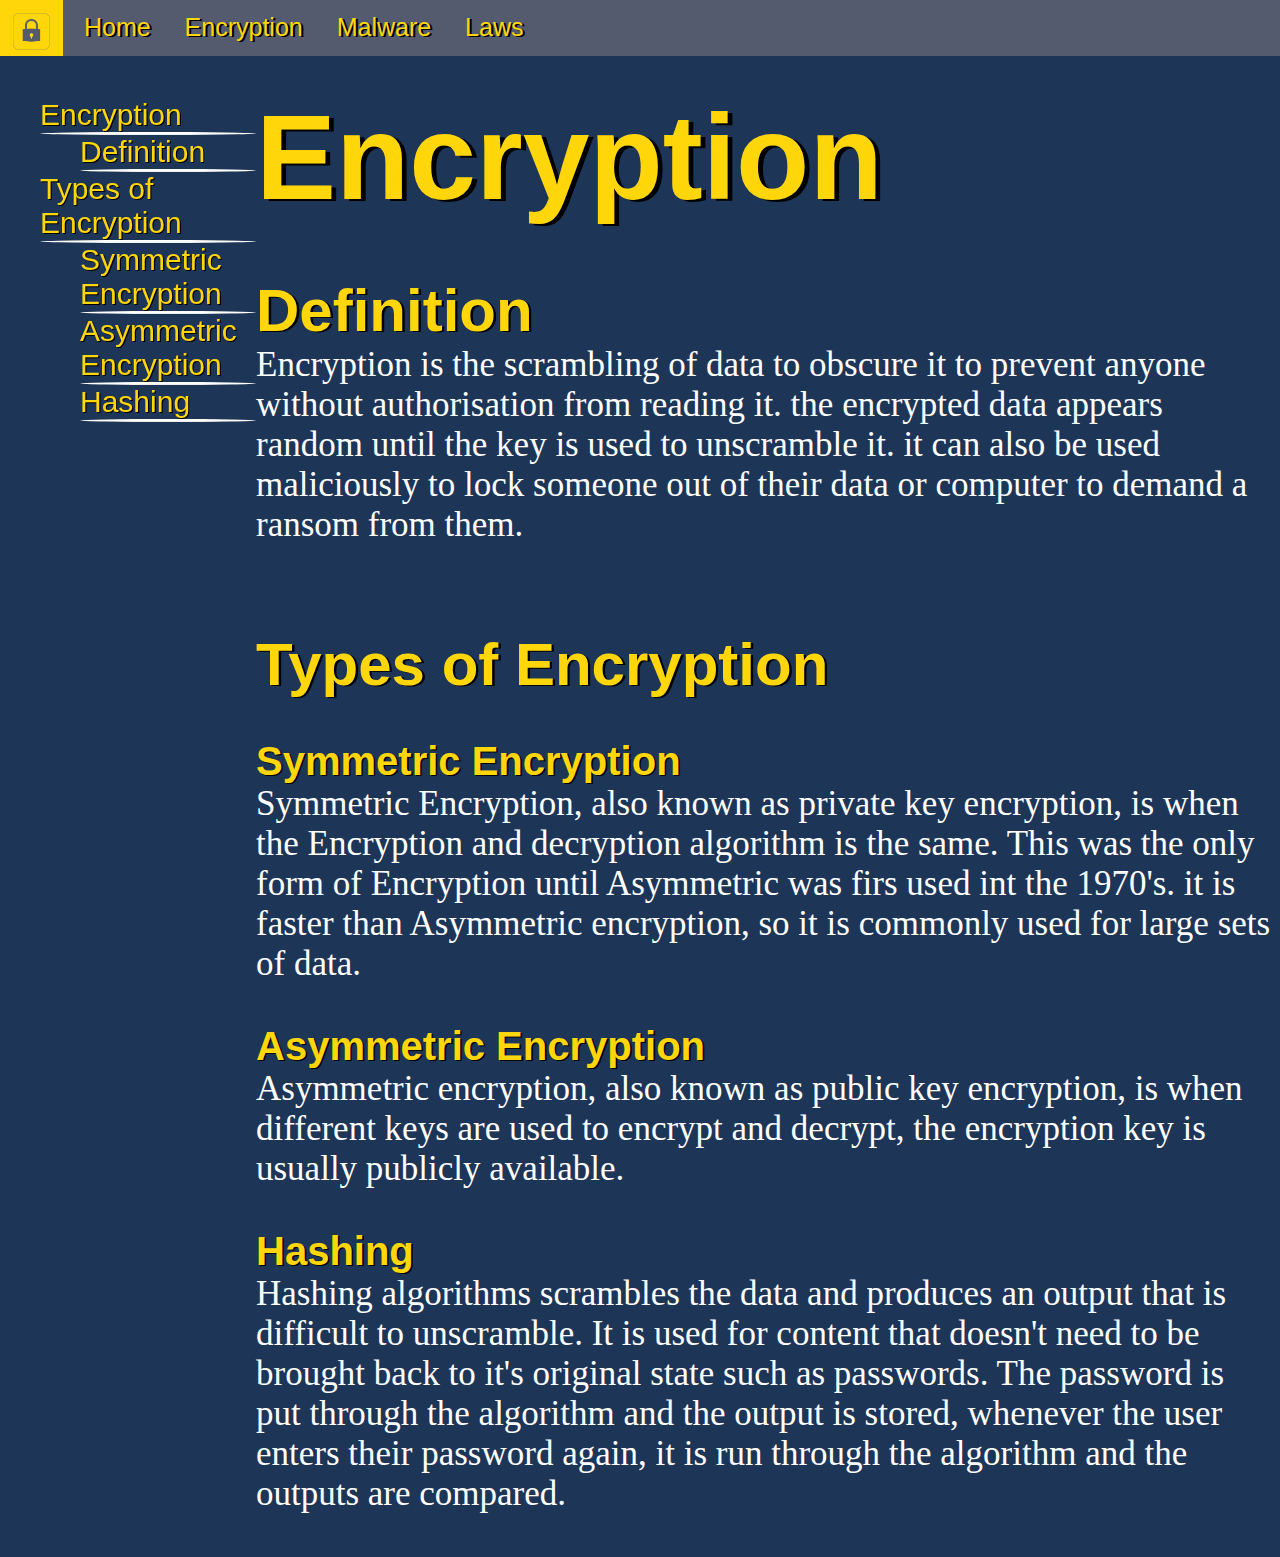
<file: KC3006 Encryption.html>
<!DOCTYPE html>
    <header>
        <!--Link to CSS file-->
        <link rel="stylesheet" type="text/css" href="KC3006 Task3.css">
        <title>Cyber Security</title>

        <!--Navigation Bar with links to other pages-->
        <nav>
            <a href="index.html" id="Nav_img"><img alt="website logo, A blue padlock on a yellow background."
                                                         src="Logo.png"></a>
            <a href="KC3006 Home.html">Home</a>
            <a href="KC3006 Encryption.html">Encryption</a>
            <a href="KC3006 Malware.html">Malware</a>
            <a href="KC3006 Laws.html">Laws</a> 
        </nav>

    </header>
    <body>
        



        


        <!--The main content of the page-->
        <main class="Continuous">

            <!--Contents section with links to section of the page-->
            <menu class="Contents">
                <ul>
                    <li><a href="#Encryption_Header">Encryption</a></li>
                    <li><hr></li>
                    <ul>
                        <li><a href="#Def">Definition</a></li>
                        <li><hr></li>
                    </ul>
                    <li><a href="#Types">Types of Encryption</a></li>
                    <li><hr></li>
                    <ul>
                        <li><a href="#Symmetric">Symmetric Encryption</a></li>
                        <li><hr></li>
                        <li><a href="#Asymmetric">Asymmetric Encryption</a></li>
                        <li><hr></li>
                        <li><a href="#Hashing">Hashing</a></li>
                        <li><hr></li>
                       
                    </ul>
                </ul>
            </menu>



            <h1 id="Encryption_Header">Encryption</h1>
            <div class="Sec1">
                <h2 id="Def">Definition</h2>
                <P>Encryption is the scrambling of data to obscure it to prevent anyone without authorisation from
                    reading it. the encrypted data appears random until the key is used to unscramble it. it can also
                    be used maliciously to lock someone out of their data or computer to demand a ransom from them. </P>

                </div>
            <div class="Sec2">
                <h2 id="Types">Types of Encryption</h2>
                <h3 id="Symmetric">Symmetric Encryption </h3>
                <P>Symmetric Encryption, also known as private key encryption, is when the Encryption and decryption
                    algorithm is the same. This was the only form of Encryption until Asymmetric was firs used int the
                    1970's. it is faster than Asymmetric encryption, so it is commonly used for large sets of data.
                    
                </P>    

                <h3 id="Asymmetric">Asymmetric Encryption</h3>
                <P>Asymmetric encryption, also known as public key encryption, is when different keys are used to
                    encrypt and decrypt, the encryption key is usually publicly available.
                </P>    

                <h3 id="Hashing">Hashing</h3>
                <P>Hashing algorithms scrambles the data and produces an output that is difficult to unscramble.
                    It is used for content that doesn't need to be brought back to it's original state such as
                    passwords. The password is put through the algorithm and the output is stored, whenever the user
                    enters their password again, it is run through the algorithm and the outputs are compared.
                </P>     

    
            </div>
        </main>

    </body>
</html>
</file>
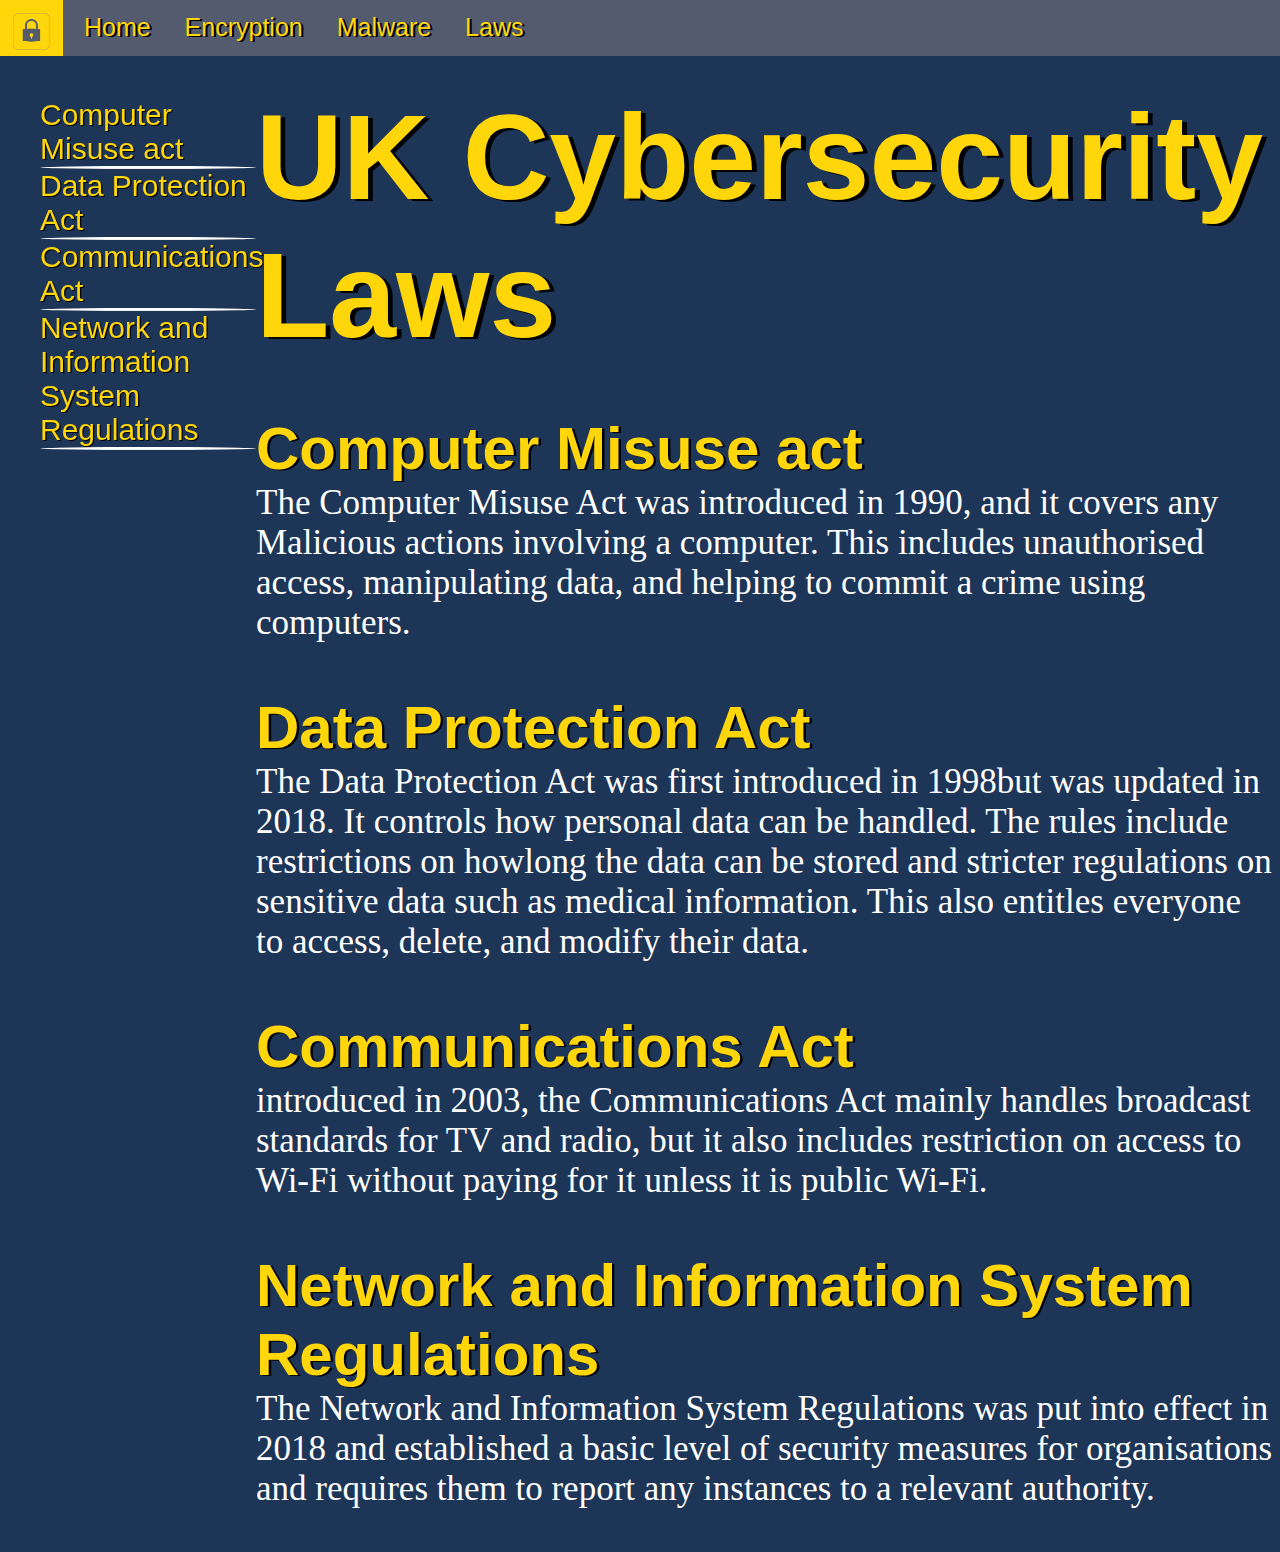
<file: KC3006 Laws.html>
<!DOCTYPE html>

    <header>
        <!--Link to CSS file-->
        <link rel="stylesheet" type="text/css" href="KC3006 Task3.css">
        <title>Cyber Security</title>

        <!--Navigation Bar with links to other pages-->
        <nav>
            <a href="index.html" id="Nav_img"><img alt="website logo, A blue padlock on a yellow background."
                                                   src="Logo.png"></a>
            <a href="index.html">Home</a>
            <a href="KC3006 Encryption.html">Encryption</a>
            <a href="KC3006 Malware.html">Malware</a>
            <a href="KC3006 Laws.html">Laws</a> 
        </nav>

    </header>
    <body>
        


        <!--The main content of the page-->
        <main class="Continuous">

            <!--Contents section with links to section of the page-->
            <menu class="Contents">
                <ul>
                    <li><a href="#Misuse">Computer Misuse act</a></li>
                    <li><hr></li>
                    <li><a href="#Protection">Data Protection Act</a></li>
                    <li><hr></li>
                    <li><a href="#Commucations">Communications Act</a></li>
                    <li><hr></li>
                    <li><a href="#Network"> Network and Information System Regulations</a></li>
                    <li><hr></li>
                    
                </ul>
            </menu>

            <div class="Sec1">
                <h1>UK Cybersecurity Laws</h1>
               
                <h2 id="Misuse">Computer Misuse act</h2>
                <P>The Computer Misuse Act was introduced in 1990, and it covers any Malicious actions involving a
                    computer. This includes unauthorised access, manipulating data, and helping to commit a crime using
                    computers.
                </P>  

                <h2 id="Protection">Data Protection Act</h2>
                <P>The Data Protection Act was first introduced in 1998but was updated in 2018. It controls how personal
                    data can be handled. The rules include restrictions on howlong the data can be stored and stricter
                    regulations on sensitive data such as medical information. This also entitles everyone to access,
                    delete, and modify their data.
                </P>                

                <h2 id="Communications">Communications Act</h2>
                <P>introduced in 2003, the Communications Act mainly handles broadcast standards for TV and radio, but
                    it also includes restriction on access to Wi-Fi without paying for it unless it is public Wi-Fi.
                </P>              

                <h2 id="Network"> Network and Information System Regulations</h2>
                <P>The Network and Information System Regulations was put into effect in 2018 and established a basic
                    level of security measures for organisations and requires them to report any instances to a relevant
                    authority.
                </P>          
        
            </div>
        </main>

    </body>
</html>
</file>
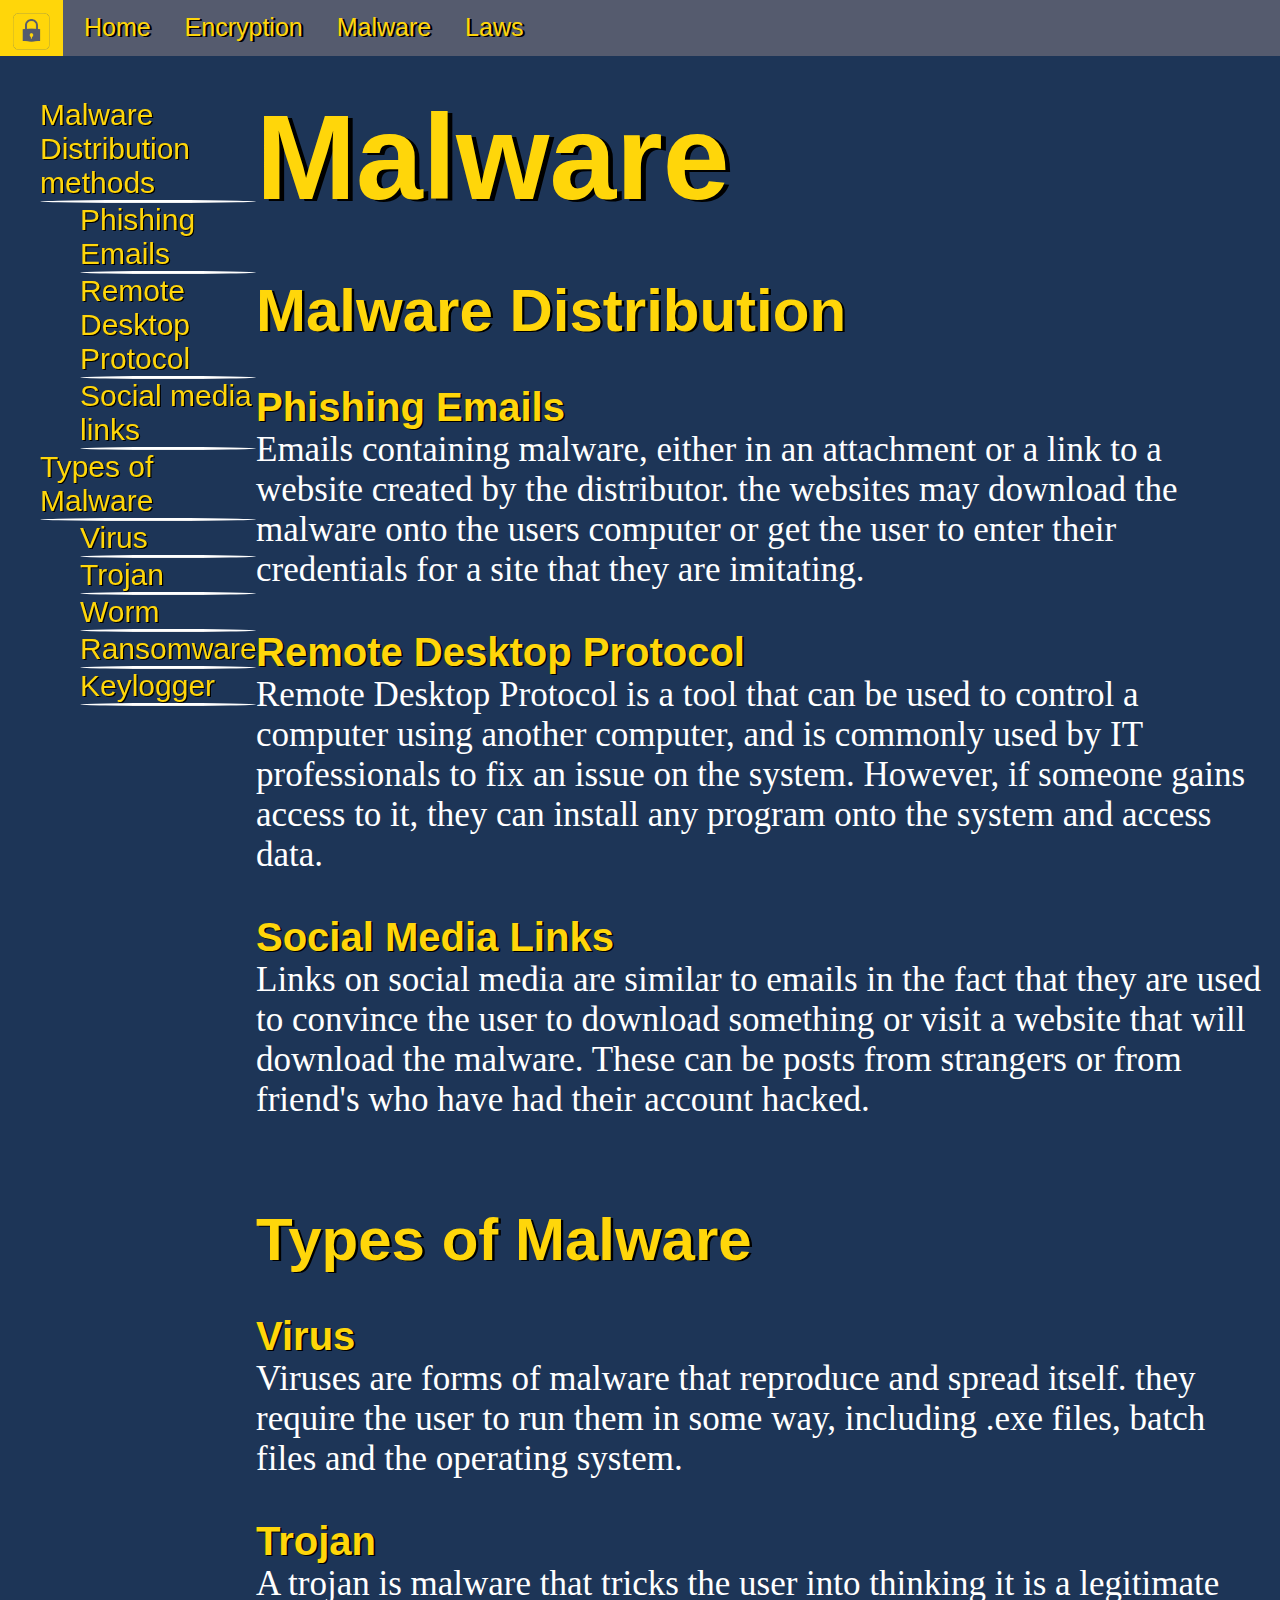
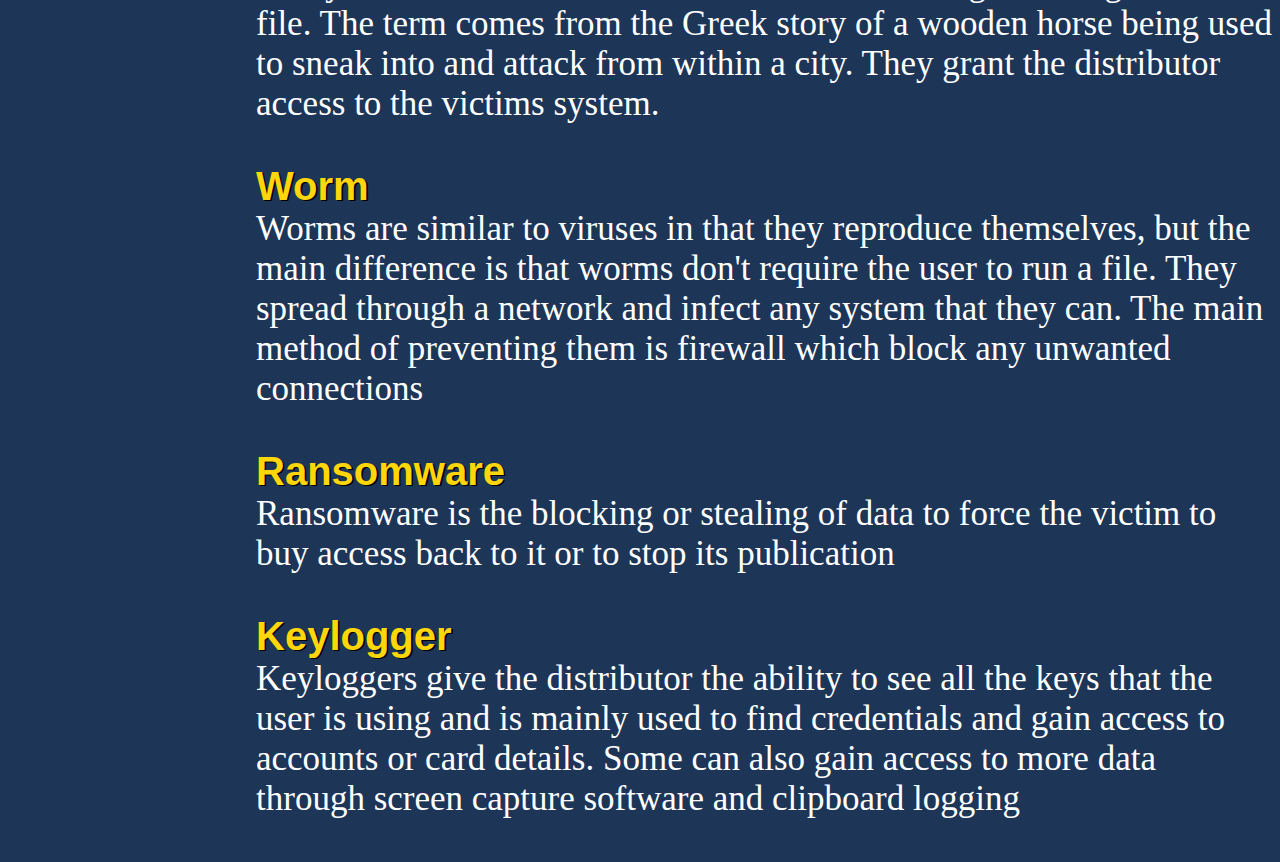
<file: KC3006 Malware.html>
<!DOCTYPE html>
    <header>
        <!--Link to CSS file-->
        <link rel="stylesheet" type="text/css" href="KC3006 Task3.css">
        <title>Cyber Security</title>

        <!--Navigation Bar with links to other pages-->
        <nav>
            <a href="index.html" id="Nav_img"><img alt="website logo, A blue padlock on a yellow background."
                                                   src="Logo.png"></a>
            <a href="index.html">Home</a>
            <a href="KC3006 Encryption.html">Encryption</a>
            <a href="KC3006 Malware.html">Malware</a>
            <a href="KC3006 Laws.html">Laws</a> 
        </nav>

    </header>
    <body>
        
        

        


        <!--The main content of the page-->
        <main class="Continuous">



            <!--Contents section with links to section of the page-->
            <menu class="Contents">
                <ul >
                    <li><a href="#Dist">Malware Distribution methods</a></li>
                    <li><hr></li>
                    <ul>
                        <li><a href="#emails">Phishing Emails</a></li>
                        <li><hr></li>
                        <li><a href="#rdp">Remote Desktop Protocol</a></li>
                        <li><hr></li>
                        <li><a href="#Social">Social media links</a></li>
                        <li><hr></li>
                    </ul>
                    <li><a href="#Mal_types">Types of Malware</a></li>
                    <li><hr></li>
                    <ul>
                        <li><a href="#virus">Virus</a></li>
                        <li><hr></li>
                        <li><a href="#Trojan">Trojan</a></li>
                        <li><hr></li>
                        <li><a href="#Worm">Worm</a></li>
                        <li><hr></li>
                        <li><a href="#Ransom">Ransomware</a></li>
                        <li><hr></li>
                        <li><a href="#Key">Keylogger</a></li>
                        <li><hr></li>
                    </ul>
            </menu>

            <h1>Malware</h1>
            <div class="Sec1">
                <h2 id="Dist">Malware Distribution</h2>

                <h3 id="emails">Phishing Emails</h3>
                <P>Emails containing malware, either in an attachment or a link to a website created by the distributor.
                    the websites may download the malware onto the users computer or get the user to enter their
                    credentials for a site that they are imitating.
                </P> 

                <h3 id="rdp">Remote Desktop Protocol</h3>
                <P>Remote Desktop Protocol is a tool that can be used to control a computer using another computer,
                    and is commonly used by IT professionals to fix an issue on the system. However, if someone gains
                    access to it, they can install any program onto the system and access data.
                </P> 

                <h3 id="Social">Social Media Links</h3>
                <P>Links on social media are similar to emails in the fact that they are used to convince the user to
                    download something or visit a website that will download the malware. These can be posts from
                    strangers or from friend's who have had their account hacked.
                </P> 

            </div>
            <div class="Sec2">
                <h2 id="Mal_types">Types of Malware</h2>
                <h3 id="virus">Virus</h3>
                <P>Viruses are forms of malware that reproduce and spread itself. they require the user to run them in
                    some way, including .exe files, batch files and the operating system.
                </P> 

                <h3 id="Trojan">Trojan</h3>
                <P>A trojan is malware that tricks the user into thinking it is a legitimate file. The term comes from
                    the Greek story of a wooden horse being used to sneak into and attack from within a city. They grant
                    the distributor access to the victims system.
                </P> 

                <h3 id="Worm">Worm</h3>
                <P>Worms are similar to viruses in that they reproduce themselves, but the main difference is that worms
                    don't require the user to run a file. They spread through a network and infect any system that they
                    can. The main method of preventing them is firewall which block any unwanted connections
                </P> 

                <h3 id="Ransom">Ransomware</h3>
                <P>Ransomware is the blocking or stealing of data  
                    to force the victim to buy access back to it or to stop its 
                    publication
                </P> 

                <h3 id="Key">Keylogger</h3>
                <P>Keyloggers give the distributor the ability to see all the keys that the user is using and is mainly
                    used to find credentials and gain access to accounts or card details. Some can also gain access to
                    more data through screen capture software and clipboard logging
                </P>     
    

            </div>
        </main>
    
    </body>
</html>
</file>
<file: KC3006 Task3.css>
body{
    margin-left: 0;
    background-color: #1D3557;
    min-height: 100vh;
}

h1,h2,h3,a {
    font-family: Helvetica, Arial, sans-serif;
    color: #ffd60a;
    margin-bottom: 0;
    text-shadow: 0.04em 0.02em  #000000;

}


ul {
    list-style-type: none;
}

p {
    color: #ffffff;
    font-family: 'Garamond', 'Baskerville', 'Baskerville Old Face', 'Hoefler Text', 'Times New Roman', 'serif.';
    margin-top: 0;
}

nav {
    display: flex;
    top: 0;
    height: 3.5em;
    width: 100%;
    margin: 0;
    position: fixed;
    background-color: #555B6E;
    align-content: center;
    
}

nav a{
    padding: 0.5em;
    margin-right: 0.7vw;
    color: FFD60A;
    text-decoration: none;
    font-family: 'Helvetica Neue', Helvetica, Arial, 'sans-serif.';
    font-size: 25px;
    text-shadow: 0.09em 0.04em  #000000;
}

nav a:hover{
    background-color: #ffd60a;
    color: #555b6e;
}

nav img{
    margin-top: 0;
    margin-left: 0;
    margin-right: 0;
    padding: 0;
    height: 1.5em;   
    width: auto;
}
#nav_img:hover{
    background-color: #555B6E;
    
}

.banner {
    display: flex;
    justify-content: center;
    padding: 0%;
    margin: 0;
    background-image: url("fly-d-zAhAUSdRLJ8-unsplash.jpg");
    background-attachment: fixed;
    background-size: cover;
    height: 100vh;
    width: 100%;
    white-space: nowrap;

}


.banner h1{
    padding-top: 0.5em;
    display: flex;
    justify-content: center;
    color: #ffd60a;
    font-family: 'Helvetica Neue', Helvetica, Arial, 'sans-serif.';
    font-size: 230px;
    text-shadow: 0.04em 0.02em  #000000;
    
} 





main h1{
    font-size: 120px;
    color: #ffd60a;
}

main h2 {
    font-size: 60px;
    color: #ffd60a;
}

main h3{
    font-size: 40px;
    color: #ffd60a;
}

main p{
    font-size: 35px;
    color: #ffffff;
}

#Alternate {
    margin-left: 1em;

}




#CySec{
    display: grid;
    grid-template-columns: auto auto;
    width: 99vw;
    margin-top: 7em;
}

#CySec_img{
    grid-column: 2;
    grid-row: 1/ span 2;
    height: 20em;
    width: auto;
    margin-right: 0.5vw;
    border: 1vh solid #ddd;
    border-radius: 4vh;
}



#CySec h2{
    grid-column: 1;
    grid-row: 1;
    
}
#CySec p{
    grid-row: 2;
    grid-column-start: 1 ;
    grid-column-end: 2;
    
}




#CySec{
    grid-row: 1;
}

#Encryption{
    display: grid;
    grid-template-columns: auto auto;
    width: 99vw;

}

#Encryption_img{
    grid-column: 1;
    grid-row: 1/ span 2;
    margin-top: 2em;
    height: 20em;
    width: auto;
    margin-right: 0.5vw;
    border: 1vh solid #ddd;
    border-radius: 4vh;
}



#Encryption h2{
    grid-column: 2;
    grid-row: 1;
}
#Encryption p{
    grid-row: 2;
    grid-column-start: 2 ;
    grid-column-end: 3;
    
}



#Malware{
    display: grid;
    grid-template-columns: auto auto;
    width: 99vw;

}

#Malware_img{
    grid-column: 2;
    grid-row: 1/ span 2;
    height: 20em;
    width: auto;
    margin-right: 0.5vw;
    border: 1vh solid #ddd;
    border-radius: 4vh;
}

#Malware h2{
    grid-column: 1;
    grid-row: 1;
}
#Malware p{
    grid-row: 2;
    grid-column-start: 1 ;
    grid-column-end: 2;
    
}
#Laws{
    display: grid;
    grid-template-columns: auto auto;
    width: 99vw;

}

#Laws_img{
    grid-column: 1;
    grid-row: 1/ span 2;
    margin-top: 0;
    height: 20em;
    width: auto;
    margin-right: 0.5em;
    border: 1vh solid #ddd;
    border-radius: 4vh;
}



#Laws h2{
    grid-column: 2;
    grid-row: 1;
}
#Laws p{
    grid-row: 2;
    grid-column-start: 2 ;
    grid-column-end: 3;
    
}


  
.Continuous {
    display: grid;
    grid-template-columns: 20vw 1fr;
    grid-template-rows:  1fr;
    min-width: 0px;
      
}

.Contents {
    position: fixed;
    overflow-wrap: break-word;
    width: 20vw;
    margin-top: 10vh;
    margin-left: 0px;
    padding: 0;
}

.Contents a {
    padding: 0;
    text-decoration: none;
    font-size: 30px;
    color: #ffd60a;
    display: block;
    justify-self: left;
    margin: 0;
  }


  
.Contents a:hover {
    color: #000000;
    background-color: #ffd60a;
}

hr {
    border-top: 0.15em solid white;
    border-radius: 100%;
    padding: 0;
    margin: 0;
}
.Continuous h1{
    grid-column: 2;
    grid-row: 1;
}








.Sec1{
    grid-column: 2;
    grid-row: 2;
}

.Sec2{
    grid-column: 2;
    grid-row: 3;
}




@media screen and (max-width: 1080px) {
    .banner{
        white-space: break-spaces;
        width: 100%;
    }

    nav{
        height: 8em;
    }

    nav a{
        font-size: 2.5em;
    }

    #Laws_img{
        height:10em;
        border: 1em solid #ddd;
        border-radius: 4em;
    }

    #Malware_img{
        height:10em;
        border: 1em solid #ddd;
        border-radius: 4em;
    }
    #Encryption_img{
        height:10em;
        border: 1em solid #ddd;
        border-radius: 4em;
    }
    #CySec_img{
        height:10em;
        border: 1em solid #ddd;
        border-radius: 4em;
    }


    #CySec{
        width: 90vw;
    }
    #Encryption{
        width: 90vw;
    }

    #Malware{
        width: 90vw;
    }
    #Laws{
        width: 90vw;
    }
}
</file>
